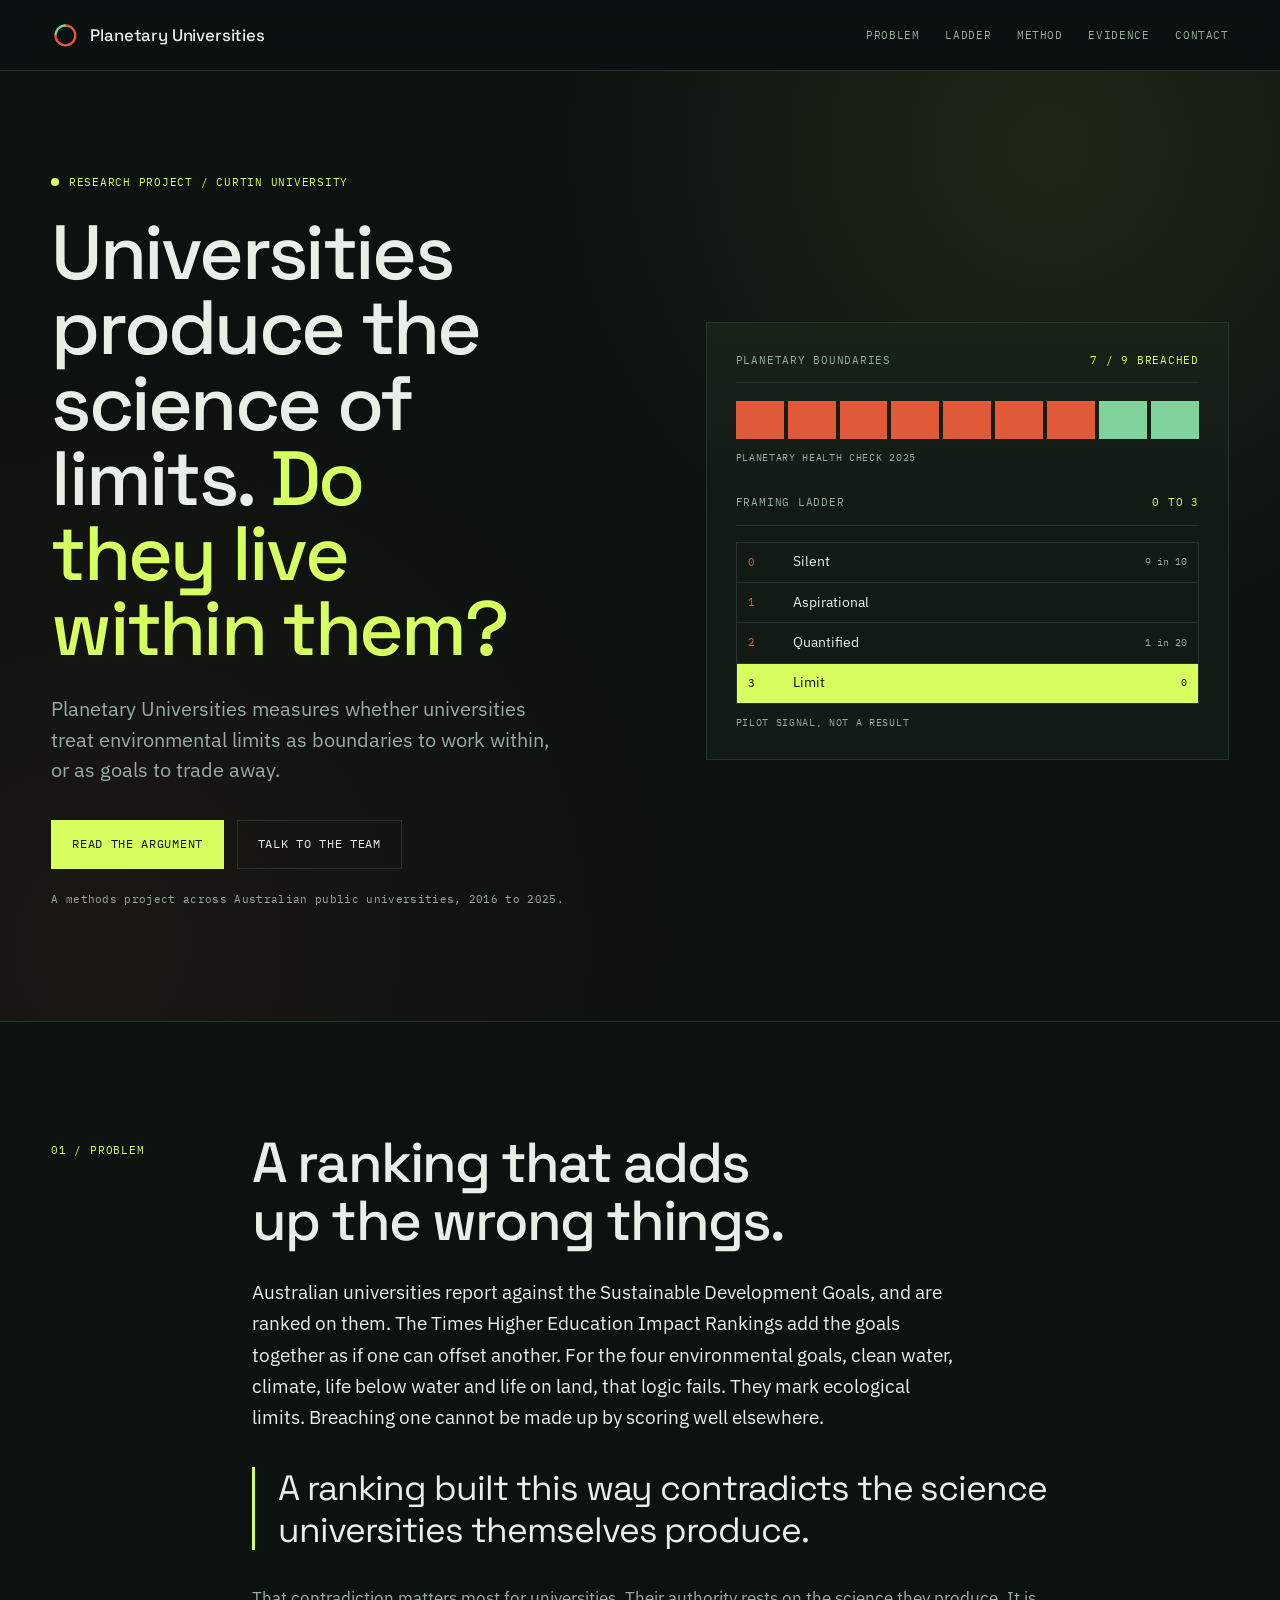
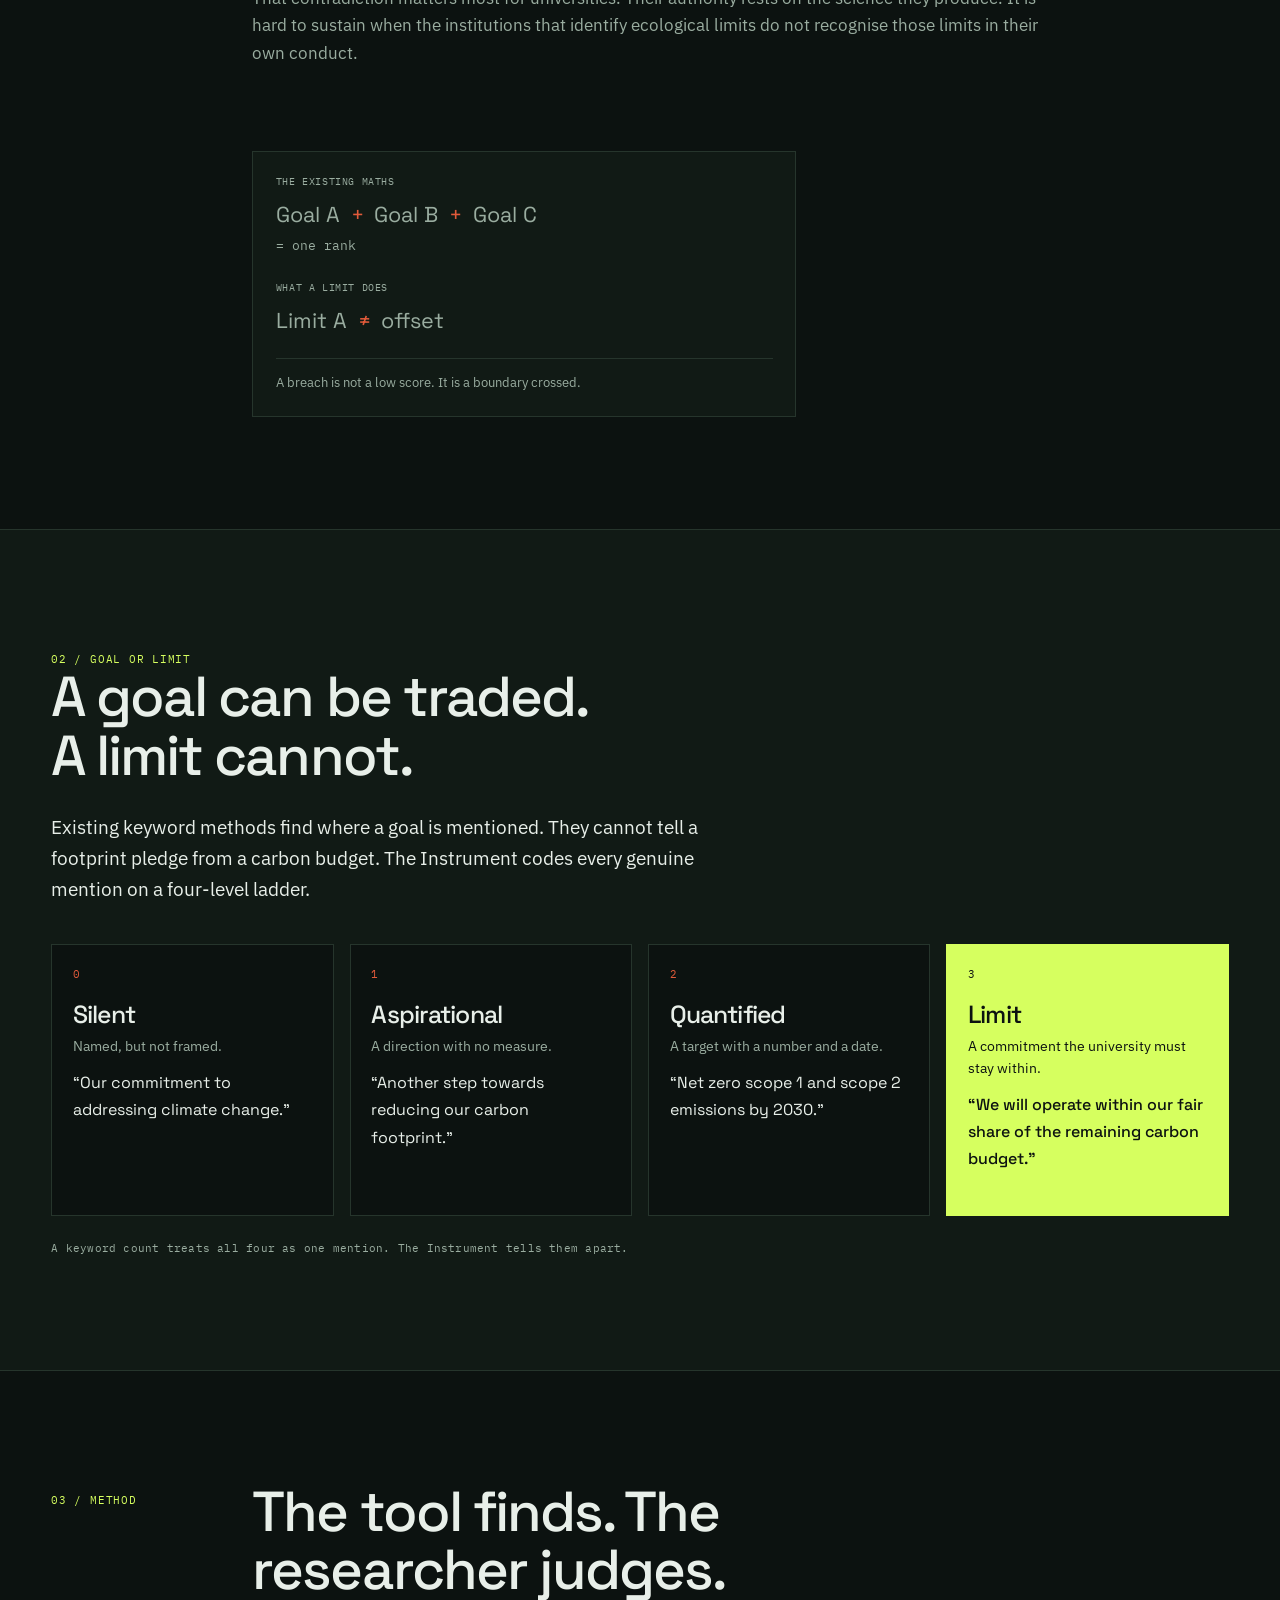
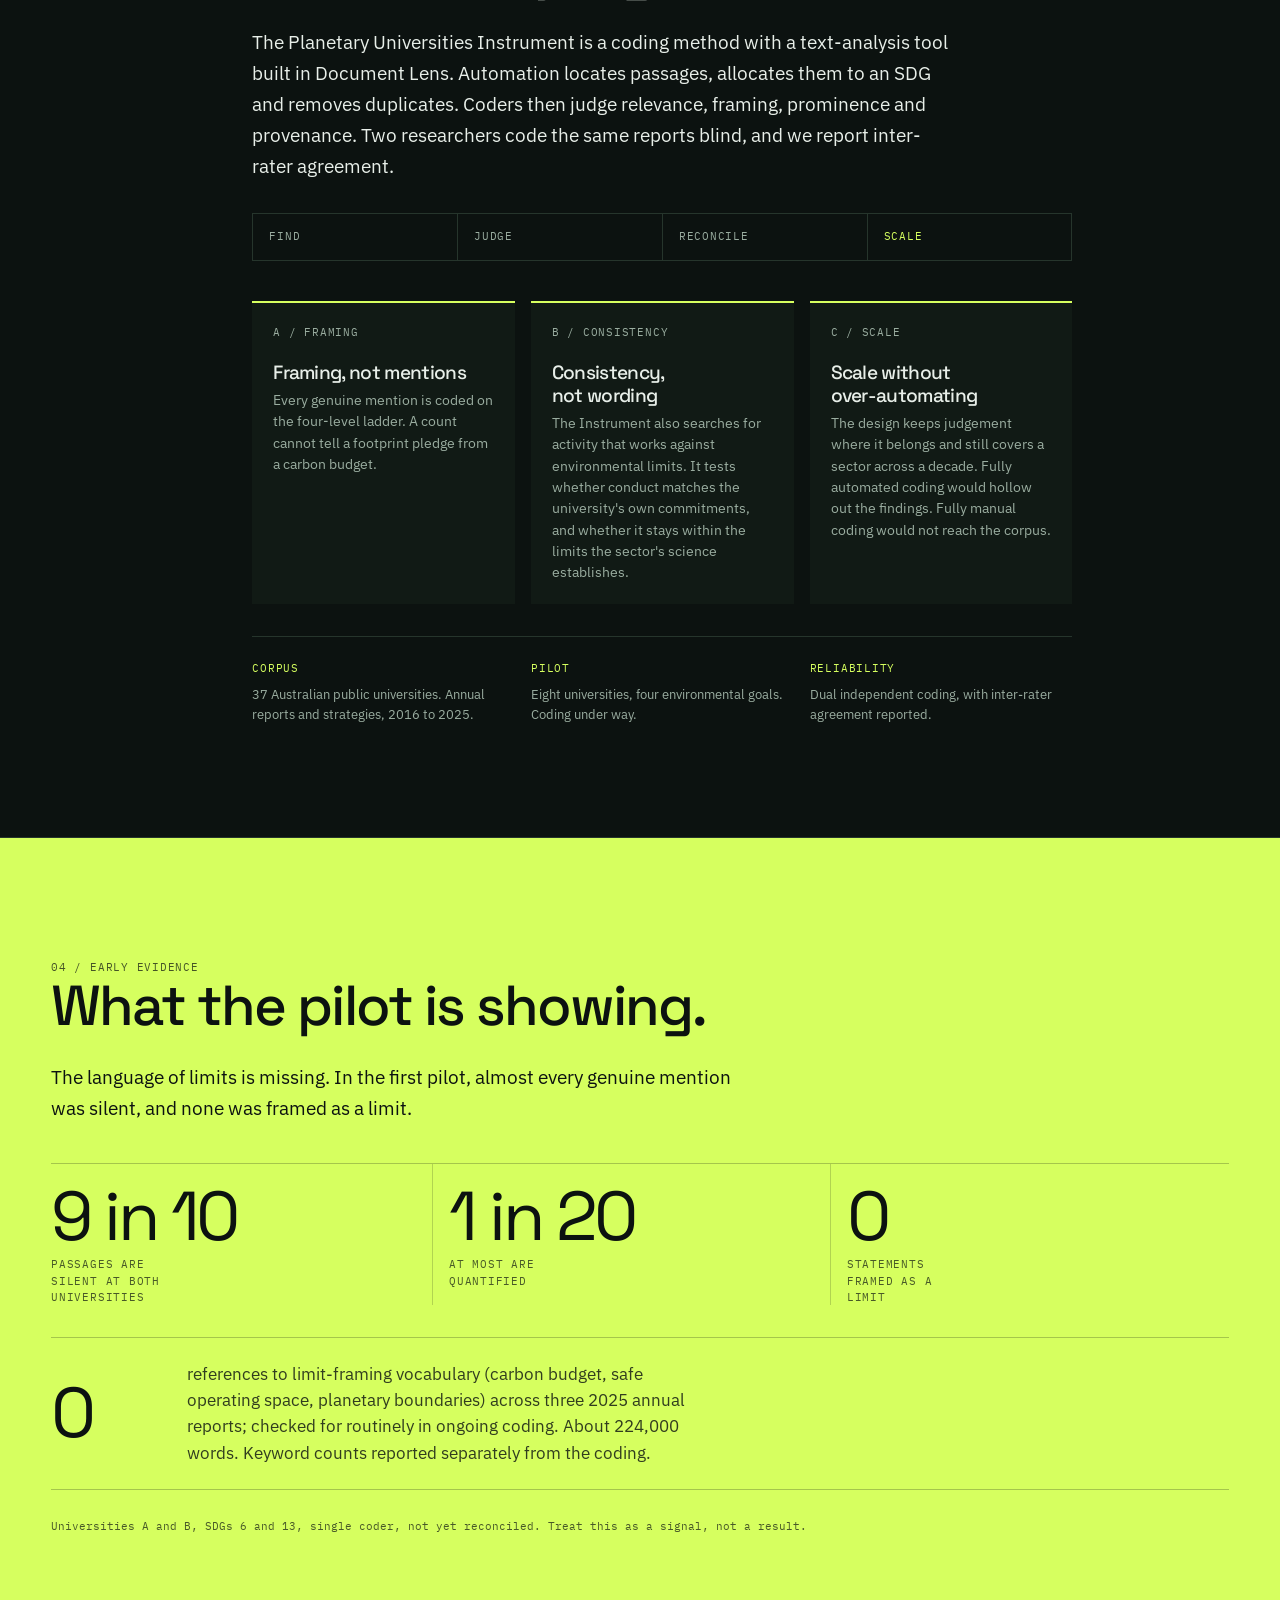
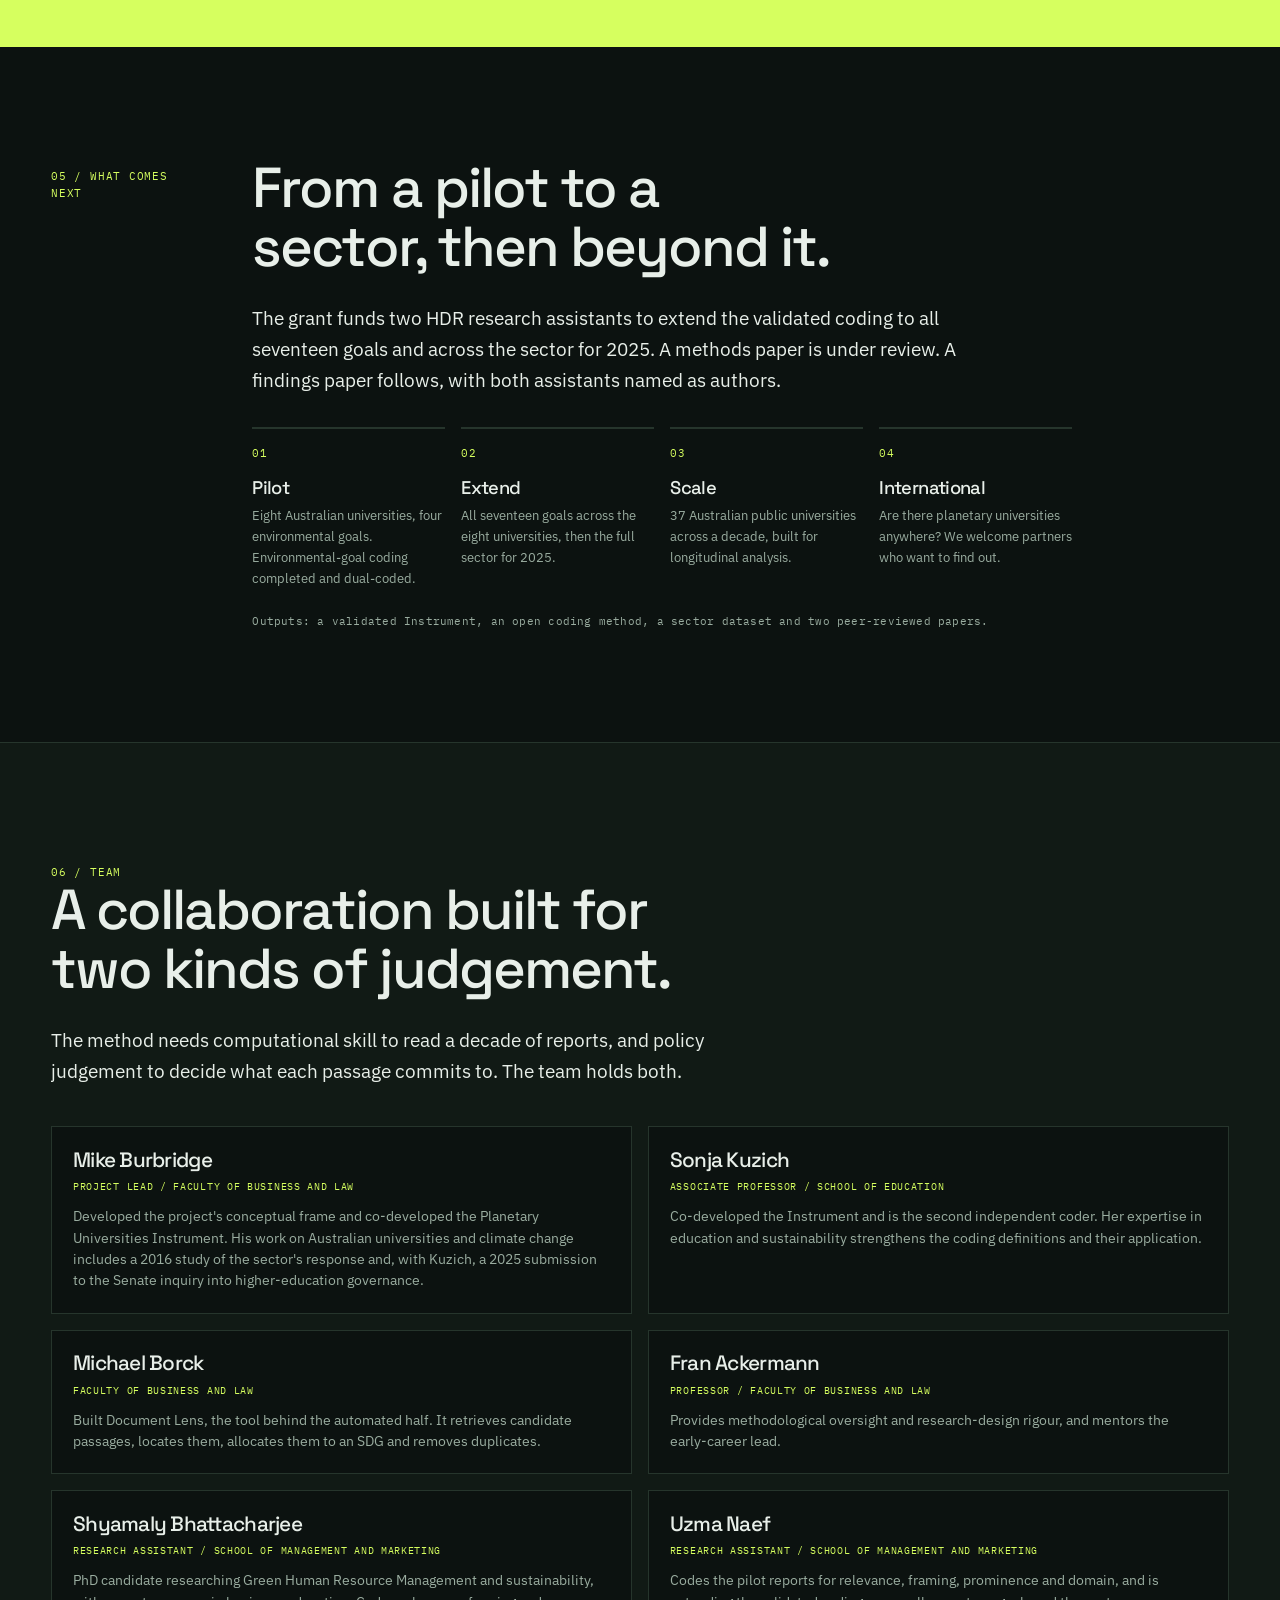
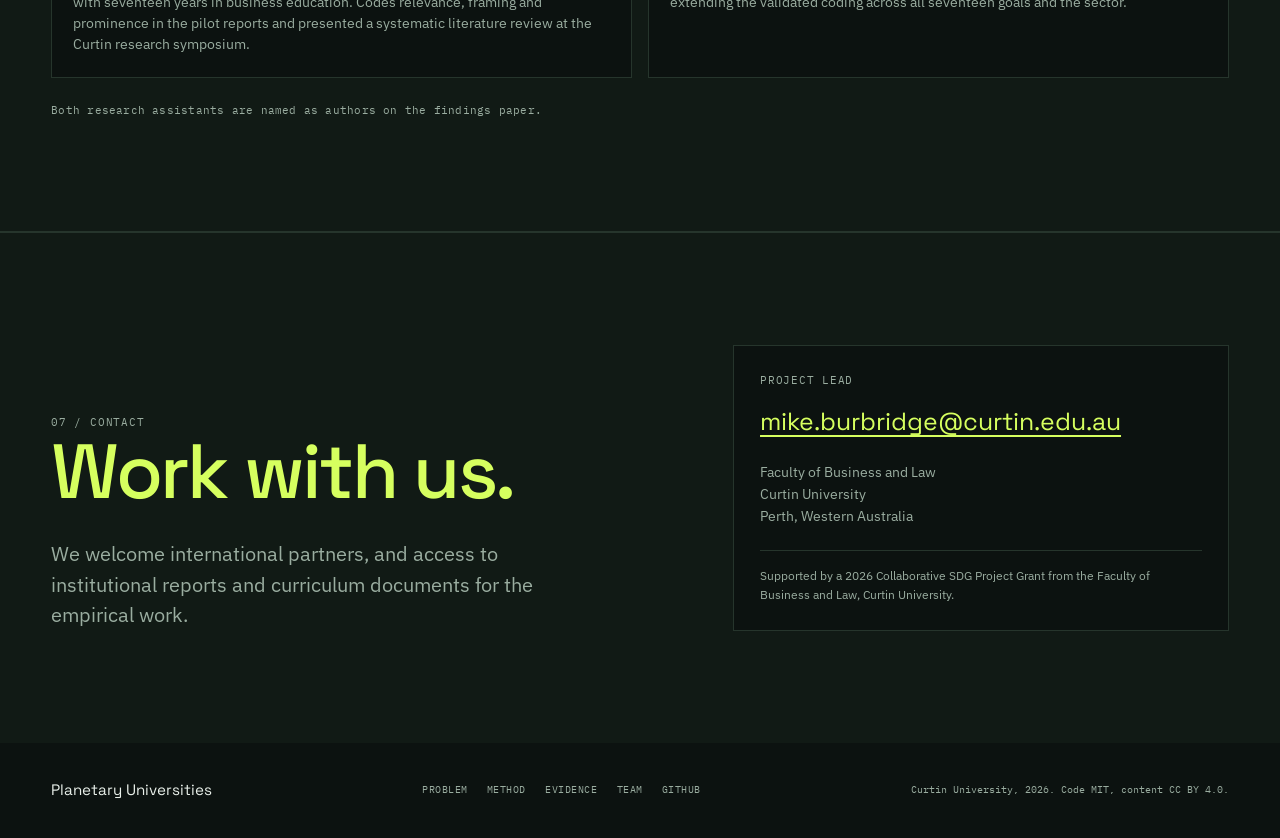
<file: index.html>
<!DOCTYPE html>
<html lang="en-AU">
<head>
  <meta charset="UTF-8">
  <meta name="viewport" content="width=device-width, initial-scale=1.0">
  <title>Planetary Universities | Do universities live within the limits they study?</title>
  <meta name="description" content="A research project measuring whether universities treat environmental limits as boundaries to work within, or as goals to trade away.">
  <link rel="canonical" href="https://planetary-universities.eduserver.au/">
  <meta property="og:type" content="website">
  <meta property="og:site_name" content="Planetary Universities">
  <meta property="og:title" content="Planetary Universities">
  <meta property="og:description" content="Universities produce the science of limits. Do they live within them?">
  <meta property="og:url" content="https://planetary-universities.eduserver.au/">
  <meta property="og:image" content="https://planetary-universities.eduserver.au/assets/og.png">
  <meta property="og:image:width" content="1200">
  <meta property="og:image:height" content="630">
  <meta property="og:image:alt" content="Planetary Universities. Universities produce the science of limits. Do they live within them?">
  <meta name="twitter:card" content="summary_large_image">
  <meta name="theme-color" content="#0c1210">
  <meta name="color-scheme" content="dark">
  <link rel="icon" href="assets/favicon.svg" type="image/svg+xml">
  <link rel="preconnect" href="https://fonts.googleapis.com">
  <link rel="preconnect" href="https://fonts.gstatic.com" crossorigin>
  <link rel="stylesheet" href="https://fonts.googleapis.com/css2?family=IBM+Plex+Mono:wght@400;500&amp;family=IBM+Plex+Sans:wght@300;400;500&amp;family=Space+Grotesk:wght@400;500;600&amp;display=swap">
  <link rel="stylesheet" href="styles.css">
</head>
<body>
  <a class="skip-link" href="#main">Skip to content</a>

  <header class="site-header">
    <div class="wrap header-inner">
      <a class="brand" href="./">
        <svg viewBox="0 0 32 32" aria-hidden="true">
          <g transform="rotate(-90 16 16)" fill="none" stroke-width="2.6" stroke-linecap="round">
            <circle cx="16" cy="16" r="11" stroke="#e05a3a" pathLength="9" stroke-dasharray="0.9 8.1" stroke-dashoffset="-0"/>
<circle cx="16" cy="16" r="11" stroke="#e05a3a" pathLength="9" stroke-dasharray="0.9 8.1" stroke-dashoffset="-1"/>
<circle cx="16" cy="16" r="11" stroke="#e05a3a" pathLength="9" stroke-dasharray="0.9 8.1" stroke-dashoffset="-2"/>
<circle cx="16" cy="16" r="11" stroke="#e05a3a" pathLength="9" stroke-dasharray="0.9 8.1" stroke-dashoffset="-3"/>
<circle cx="16" cy="16" r="11" stroke="#e05a3a" pathLength="9" stroke-dasharray="0.9 8.1" stroke-dashoffset="-4"/>
<circle cx="16" cy="16" r="11" stroke="#e05a3a" pathLength="9" stroke-dasharray="0.9 8.1" stroke-dashoffset="-5"/>
<circle cx="16" cy="16" r="11" stroke="#e05a3a" pathLength="9" stroke-dasharray="0.9 8.1" stroke-dashoffset="-6"/>
<circle cx="16" cy="16" r="11" stroke="#7fd39b" pathLength="9" stroke-dasharray="0.9 8.1" stroke-dashoffset="-7"/>
<circle cx="16" cy="16" r="11" stroke="#7fd39b" pathLength="9" stroke-dasharray="0.9 8.1" stroke-dashoffset="-8"/>
          </g>
        </svg>
        <span>Planetary Universities</span>
      </a>
      <nav aria-label="Primary">
        <a href="#problem">Problem</a>
        <a href="#distinction">Ladder</a>
        <a href="#instrument">Method</a>
        <a href="#evidence">Evidence</a>
        <a href="#contact">Contact</a>
      </nav>
    </div>
  </header>

  <main id="main">
    <section class="hero">
      <div class="wrap hero-grid">
        <div class="hero-copy">
          <p class="eyebrow"><span class="dot"></span> Research project / Curtin University</p>
          <h1>Universities produce the science of limits. <em>Do they live within them?</em></h1>
          <p class="lead">Planetary Universities measures whether universities treat environmental limits as boundaries to work within, or as goals to trade away.</p>
          <div class="hero-actions">
            <a class="btn" href="#problem">Read the argument</a>
            <a class="btn btn-ghost" href="#contact">Talk to the team</a>
          </div>
          <p class="hero-note">A methods project across Australian public universities, 2016 to 2025.</p>
        </div>

        <aside class="board" aria-label="Project dashboard">
          <div class="board-head">
            <span>Planetary boundaries</span>
            <span class="board-status">7 / 9 breached</span>
          </div>
          <div class="boundary-grid" aria-hidden="true">
            <span class="b b-red"></span>
            <span class="b b-red"></span>
            <span class="b b-red"></span>
            <span class="b b-red"></span>
            <span class="b b-red"></span>
            <span class="b b-red"></span>
            <span class="b b-red"></span>
            <span class="b b-green"></span>
            <span class="b b-green"></span>
          </div>
          <p class="board-source">Planetary Health Check 2025</p>

          <div class="board-head board-head-second">
            <span>Framing ladder</span>
            <span class="board-status">0 to 3</span>
          </div>
          <ul class="mini-ladder">
            <li><span>0</span><b>Silent</b><i>9 in 10</i></li>
            <li><span>1</span><b>Aspirational</b><i></i></li>
            <li><span>2</span><b>Quantified</b><i>1 in 20</i></li>
            <li class="mini-limit"><span>3</span><b>Limit</b><i>0</i></li>
          </ul>
          <p class="board-source">Pilot signal, not a result</p>
        </aside>
      </div>
    </section>

    <section class="section" id="problem">
      <div class="wrap section-grid">
        <p class="label">01 / Problem</p>
        <div>
          <h2>A ranking that adds up the wrong things.</h2>
          <p class="large">Australian universities report against the Sustainable Development Goals, and are ranked on them. The Times Higher Education Impact Rankings add the goals together as if one can offset another. For the four environmental goals, clean water, climate, life below water and life on land, that logic fails. They mark ecological limits. Breaching one cannot be made up by scoring well elsewhere.</p>
          <blockquote>A ranking built this way contradicts the science universities themselves produce.</blockquote>
          <p>That contradiction matters most for universities. Their authority rests on the science they produce. It is hard to sustain when the institutions that identify ecological limits do not recognise those limits in their own conduct.</p>
        </div>
        <aside class="formula" aria-label="The problem in one line">
          <p class="formula-label">The existing maths</p>
          <p class="formula-line">Goal A <span>+</span> Goal B <span>+</span> Goal C</p>
          <p class="formula-eq">= one rank</p>
          <p class="formula-label">What a limit does</p>
          <p class="formula-line formula-limit">Limit A <span>&ne;</span> offset</p>
          <p class="formula-note">A breach is not a low score. It is a boundary crossed.</p>
        </aside>
      </div>
    </section>

    <section class="section section-line" id="distinction">
      <div class="wrap">
        <div class="section-head">
          <p class="label">02 / Goal or limit</p>
          <h2>A goal can be traded. A limit cannot.</h2>
          <p class="large">Existing keyword methods find where a goal is mentioned. They cannot tell a footprint pledge from a carbon budget. The Instrument codes every genuine mention on a four-level ladder.</p>
        </div>

        <ol class="ladder">
          <li>
            <span class="ladder-num">0</span>
            <div>
              <h3>Silent</h3>
              <p>Named, but not framed.</p>
              <q>Our commitment to addressing climate change.</q>
            </div>
          </li>
          <li>
            <span class="ladder-num">1</span>
            <div>
              <h3>Aspirational</h3>
              <p>A direction with no measure.</p>
              <q>Another step towards reducing our carbon footprint.</q>
            </div>
          </li>
          <li>
            <span class="ladder-num">2</span>
            <div>
              <h3>Quantified</h3>
              <p>A target with a number and a date.</p>
              <q>Net zero scope 1 and scope 2 emissions by 2030.</q>
            </div>
          </li>
          <li class="ladder-limit">
            <span class="ladder-num">3</span>
            <div>
              <h3>Limit</h3>
              <p>A commitment the university must stay within.</p>
              <q>We will operate within our fair share of the remaining carbon budget.</q>
            </div>
          </li>
        </ol>
        <p class="note">A keyword count treats all four as one mention. The Instrument tells them apart.</p>
      </div>
    </section>

    <section class="section" id="instrument">
      <div class="wrap section-grid">
        <p class="label">03 / Method</p>
        <div>
          <h2>The tool finds. The researcher judges.</h2>
          <p class="large">The Planetary Universities Instrument is a coding method with a text-analysis tool built in Document Lens. Automation locates passages, allocates them to an SDG and removes duplicates. Coders then judge relevance, framing, prominence and provenance. Two researchers code the same reports blind, and we report inter-rater agreement.</p>

          <div class="process" aria-label="Pipeline">
            <span>Find</span>
            <span>Judge</span>
            <span>Reconcile</span>
            <span>Scale</span>
          </div>

          <div class="cards">
            <article>
              <p class="card-tag">A / Framing</p>
              <h3>Framing, not mentions</h3>
              <p>Every genuine mention is coded on the four-level ladder. A count cannot tell a footprint pledge from a carbon budget.</p>
            </article>
            <article>
              <p class="card-tag">B / Consistency</p>
              <h3>Consistency, not wording</h3>
              <p>The Instrument also searches for activity that works against environmental limits. It tests whether conduct matches the university's own commitments, and whether it stays within the limits the sector's science establishes.</p>
            </article>
            <article>
              <p class="card-tag">C / Scale</p>
              <h3>Scale without over-automating</h3>
              <p>The design keeps judgement where it belongs and still covers a sector across a decade. Fully automated coding would hollow out the findings. Fully manual coding would not reach the corpus.</p>
            </article>
          </div>

          <dl class="facts">
            <div><dt>Corpus</dt><dd>37 Australian public universities. Annual reports and strategies, 2016 to 2025.</dd></div>
            <div><dt>Pilot</dt><dd>Eight universities, four environmental goals. Coding under way.</dd></div>
            <div><dt>Reliability</dt><dd>Dual independent coding, with inter-rater agreement reported.</dd></div>
          </dl>
        </div>
      </div>
    </section>

    <section class="section evidence" id="evidence">
      <div class="wrap">
        <div class="section-head">
          <p class="label">04 / Early evidence</p>
          <h2>What the pilot is showing.</h2>
          <p class="large">The language of limits is missing. In the first pilot, almost every genuine mention was silent, and none was framed as a limit.</p>
        </div>

        <div class="stats">
          <div>
            <p class="stat-num">9 in 10</p>
            <p class="stat-label">passages are silent at both universities</p>
          </div>
          <div>
            <p class="stat-num">1 in 20</p>
            <p class="stat-label">at most are quantified</p>
          </div>
          <div>
            <p class="stat-num">0</p>
            <p class="stat-label">statements framed as a limit</p>
          </div>
        </div>

        <div class="finding">
          <p class="finding-num">0</p>
          <p>references to limit-framing vocabulary (carbon budget, safe operating space, planetary boundaries) across three 2025 annual reports; checked for routinely in ongoing coding. About 224,000 words. Keyword counts reported separately from the coding.</p>
        </div>
        <p class="caveat">Universities A and B, SDGs 6 and 13, single coder, not yet reconciled. Treat this as a signal, not a result.</p>
      </div>
    </section>

    <section class="section" id="next">
      <div class="wrap section-grid">
        <p class="label">05 / What comes next</p>
        <div>
          <h2>From a pilot to a sector, then beyond it.</h2>
          <p class="large">The grant funds two HDR research assistants to extend the validated coding to all seventeen goals and across the sector for 2025. A methods paper is under review. A findings paper follows, with both assistants named as authors.</p>

          <ol class="roadmap">
            <li><span>01</span><h3>Pilot</h3><p>Eight Australian universities, four environmental goals. Environmental-goal coding completed and dual-coded.</p></li>
            <li><span>02</span><h3>Extend</h3><p>All seventeen goals across the eight universities, then the full sector for 2025.</p></li>
            <li><span>03</span><h3>Scale</h3><p>37 Australian public universities across a decade, built for longitudinal analysis.</p></li>
            <li><span>04</span><h3>International</h3><p>Are there planetary universities anywhere? We welcome partners who want to find out.</p></li>
          </ol>
          <p class="note">Outputs: a validated Instrument, an open coding method, a sector dataset and two peer-reviewed papers.</p>
        </div>
      </div>
    </section>

    <section class="section section-line" id="team">
      <div class="wrap">
        <div class="section-head">
          <p class="label">06 / Team</p>
          <h2>A collaboration built for two kinds of judgement.</h2>
          <p class="large">The method needs computational skill to read a decade of reports, and policy judgement to decide what each passage commits to. The team holds both.</p>
        </div>
        <ul class="team">
          <li>
            <h3>Mike Burbridge</h3>
            <p class="role">Project lead / Faculty of Business and Law</p>
            <p>Developed the project's conceptual frame and co-developed the Planetary Universities Instrument. His work on Australian universities and climate change includes a 2016 study of the sector's response and, with Kuzich, a 2025 submission to the Senate inquiry into higher-education governance.</p>
          </li>
          <li>
            <h3>Sonja Kuzich</h3>
            <p class="role">Associate professor / School of Education</p>
            <p>Co-developed the Instrument and is the second independent coder. Her expertise in education and sustainability strengthens the coding definitions and their application.</p>
          </li>
          <li>
            <h3>Michael Borck</h3>
            <p class="role">Faculty of Business and Law</p>
            <p>Built Document Lens, the tool behind the automated half. It retrieves candidate passages, locates them, allocates them to an SDG and removes duplicates.</p>
          </li>
          <li>
            <h3>Fran Ackermann</h3>
            <p class="role">Professor / Faculty of Business and Law</p>
            <p>Provides methodological oversight and research-design rigour, and mentors the early-career lead.</p>
          </li>
          <li>
            <h3>Shyamaly Bhattacharjee</h3>
            <p class="role">Research assistant / School of Management and Marketing</p>
            <p>PhD candidate researching Green Human Resource Management and sustainability, with seventeen years in business education. Codes relevance, framing and prominence in the pilot reports and presented a systematic literature review at the Curtin research symposium.</p>
          </li>
          <li>
            <h3>Uzma Naef</h3>
            <p class="role">Research assistant / School of Management and Marketing</p>
            <p>Codes the pilot reports for relevance, framing, prominence and domain, and is extending the validated coding across all seventeen goals and the sector.</p>
          </li>
        </ul>
        <p class="note">Both research assistants are named as authors on the findings paper.</p>
      </div>
    </section>

    <section class="contact" id="contact">
      <div class="wrap contact-grid">
        <div>
          <p class="label">07 / Contact</p>
          <h2>Work with us.</h2>
          <p class="lead">We welcome international partners, and access to institutional reports and curriculum documents for the empirical work.</p>
        </div>
        <div class="contact-card">
          <p class="contact-label">Project lead</p>
          <a class="contact-email" href="mailto:mike.burbridge@curtin.edu.au">mike.burbridge@curtin.edu.au</a>
          <p class="contact-meta">Faculty of Business and Law<br>Curtin University<br>Perth, Western Australia</p>
          <p class="contact-funder">Supported by a 2026 Collaborative SDG Project Grant from the Faculty of Business and Law, Curtin University.</p>
        </div>
      </div>
    </section>
  </main>

  <footer class="site-footer">
    <div class="wrap footer-inner">
      <p class="footer-brand">Planetary Universities</p>
      <nav aria-label="Footer">
        <a href="#problem">Problem</a>
        <a href="#instrument">Method</a>
        <a href="#evidence">Evidence</a>
        <a href="#team">Team</a>
        <a href="https://github.com/michael-borck/planetary-universities">GitHub</a>
      </nav>
      <p class="footer-meta">Curtin University, 2026. Code MIT, content CC BY 4.0.</p>
    </div>
  </footer>
</body>
</html>
</file>
<file: styles.css>
:root {
  --bg: #0c1210;
  --bg-2: #111a15;
  --ink: #e8efe9;
  --soft: #9aada0;
  --line: #26352c;
  --accent: #d6ff5f;
  --red: #e05a3a;
  --green: #7fd39b;
  --display: "Space Grotesk", system-ui, sans-serif;
  --sans: "IBM Plex Sans", system-ui, sans-serif;
  --mono: "IBM Plex Mono", ui-monospace, monospace;
  --wrap: 1240px;
  --gutter: clamp(1.2rem, 4vw, 3.5rem);
}

*,
*::before,
*::after {
  box-sizing: border-box;
}

html {
  scroll-behavior: smooth;
}

body {
  margin: 0;
  background: var(--bg);
  color: var(--ink);
  font-family: var(--sans);
  font-size: 1.0625rem;
  line-height: 1.6;
  -webkit-font-smoothing: antialiased;
}

img,
svg {
  max-width: 100%;
  display: block;
}

a {
  color: inherit;
  text-underline-offset: 0.2em;
}

a:hover {
  color: var(--accent);
}

:focus-visible {
  outline: 2px solid var(--accent);
  outline-offset: 3px;
}

.skip-link {
  position: absolute;
  left: -9999px;
  top: 0;
  background: var(--accent);
  color: var(--bg);
  padding: 0.75rem 1rem;
  z-index: 100;
}

.skip-link:focus {
  left: 1rem;
  top: 1rem;
}

.wrap {
  width: min(var(--wrap), 100% - (var(--gutter) * 2));
  margin-inline: auto;
}

.site-header {
  position: sticky;
  top: 0;
  z-index: 50;
  background: rgba(12, 18, 16, 0.88);
  backdrop-filter: blur(14px);
  border-bottom: 1px solid var(--line);
}

.header-inner {
  min-height: 4.4rem;
  display: flex;
  align-items: center;
  justify-content: space-between;
  gap: 2rem;
}

.brand {
  display: inline-flex;
  align-items: center;
  gap: 0.65rem;
  font-family: var(--display);
  font-size: 1.05rem;
  font-weight: 500;
  letter-spacing: -0.01em;
  text-decoration: none;
  white-space: nowrap;
}

.brand svg {
  width: 1.8rem;
  height: 1.8rem;
}

.header-inner nav {
  display: flex;
  gap: clamp(1rem, 2vw, 1.8rem);
  font-family: var(--mono);
  font-size: 0.68rem;
  letter-spacing: 0.06em;
  text-transform: uppercase;
}

.header-inner nav a {
  color: var(--soft);
  text-decoration: none;
}

.header-inner nav a:hover {
  color: var(--accent);
}

.hero {
  padding: clamp(3.5rem, 8vw, 7rem) 0 clamp(4rem, 9vw, 7rem);
  border-bottom: 1px solid var(--line);
  background:
    radial-gradient(circle at 82% 8%, rgba(214, 255, 95, 0.09), transparent 38%),
    radial-gradient(circle at 8% 92%, rgba(224, 90, 58, 0.07), transparent 40%);
}

.hero-grid {
  display: grid;
  grid-template-columns: minmax(0, 1.05fr) minmax(300px, 0.95fr);
  gap: clamp(2rem, 6vw, 5rem);
  align-items: center;
}

.eyebrow,
.label,
.card-tag,
.contact-label,
.role,
.stat-label,
.facts dt,
.board-head,
.board-source,
.mini-ladder span,
.process span,
.roadmap span {
  font-family: var(--mono);
  font-size: 0.68rem;
  letter-spacing: 0.07em;
  text-transform: uppercase;
}

.eyebrow {
  display: flex;
  align-items: center;
  gap: 0.6rem;
  margin: 0 0 1.5rem;
  color: var(--accent);
}

.dot {
  width: 0.5rem;
  height: 0.5rem;
  background: var(--accent);
  border-radius: 50%;
}

h1,
h2,
h3 {
  font-family: var(--display);
  font-weight: 500;
  letter-spacing: -0.035em;
  text-wrap: balance;
}

h1 {
  margin: 0;
  font-size: clamp(2.8rem, 6vw, 5.4rem);
  line-height: 0.98;
}

h1 em {
  font-style: normal;
  color: var(--accent);
}

h2 {
  margin: 0 0 1.6rem;
  font-size: clamp(2.1rem, 4.4vw, 3.7rem);
  line-height: 1.04;
}

h3 {
  margin: 0 0 0.4rem;
  font-size: 1.3rem;
  line-height: 1.2;
}

.lead {
  margin: 1.7rem 0 0;
  max-width: 42ch;
  font-size: clamp(1.1rem, 1.6vw, 1.28rem);
  line-height: 1.5;
  color: var(--soft);
}

.hero-actions {
  display: flex;
  flex-wrap: wrap;
  gap: 0.8rem;
  margin-top: 2.1rem;
}

.btn {
  display: inline-flex;
  padding: 0.9rem 1.25rem;
  background: var(--accent);
  color: var(--bg);
  border: 1px solid var(--accent);
  font-family: var(--mono);
  font-size: 0.72rem;
  letter-spacing: 0.06em;
  text-transform: uppercase;
  text-decoration: none;
}

.btn:hover {
  background: transparent;
  color: var(--accent);
}

.btn-ghost {
  background: transparent;
  color: var(--ink);
  border-color: var(--line);
}

.btn-ghost:hover {
  border-color: var(--accent);
  color: var(--accent);
}

.hero-note {
  margin: 1.4rem 0 0;
  font-family: var(--mono);
  font-size: 0.68rem;
  letter-spacing: 0.03em;
  color: var(--soft);
}

.board {
  border: 1px solid var(--line);
  background: linear-gradient(180deg, rgba(214, 255, 95, 0.04), transparent 40%), var(--bg-2);
  padding: clamp(1.2rem, 2.5vw, 1.8rem);
}

.board-head {
  display: flex;
  justify-content: space-between;
  gap: 1rem;
  padding-bottom: 0.8rem;
  color: var(--soft);
  border-bottom: 1px solid var(--line);
}

.board-status {
  color: var(--accent);
}

.board-head-second {
  margin-top: 1.8rem;
}

.boundary-grid {
  display: grid;
  grid-template-columns: repeat(9, 1fr);
  gap: 4px;
  margin: 1.1rem 0 0.7rem;
}

.b {
  height: 2.4rem;
  background: var(--line);
}

.b-red {
  background: var(--red);
}

.b-green {
  background: var(--green);
}

.board-source {
  margin: 0;
  color: var(--soft);
  font-size: 0.6rem;
}

.mini-ladder {
  list-style: none;
  margin: 1rem 0 0.7rem;
  padding: 0;
  display: grid;
  gap: 1px;
  background: var(--line);
  border: 1px solid var(--line);
}

.mini-ladder li {
  display: grid;
  grid-template-columns: 2rem minmax(0, 1fr) auto;
  gap: 0.8rem;
  align-items: center;
  padding: 0.55rem 0.7rem;
  background: var(--bg-2);
}

.mini-ladder span {
  color: var(--red);
}

.mini-ladder b {
  font-weight: 400;
  font-size: 0.85rem;
}

.mini-ladder i {
  font-style: normal;
  font-family: var(--mono);
  font-size: 0.62rem;
  color: var(--soft);
}

.mini-limit {
  background: var(--accent) !important;
  color: var(--bg);
}

.mini-limit span,
.mini-limit i {
  color: var(--bg);
}

.section {
  padding: clamp(4rem, 9vw, 7rem) 0;
  border-bottom: 1px solid var(--line);
}

.section-line {
  background: var(--bg-2);
}

.section-grid {
  display: grid;
  grid-template-columns: 150px minmax(0, 1fr);
  gap: clamp(1.5rem, 4vw, 4rem);
  align-items: start;
}

.label {
  margin: 0.55rem 0 0;
  color: var(--soft);
  position: sticky;
  top: 6rem;
}

.section-grid > .label,
.section-head > .label {
  color: var(--accent);
}

.section-grid > div,
.section-head {
  max-width: 82ch;
}

.section-grid p,
.section-head p {
  color: var(--soft);
}

.section-grid .large,
.section-head .large {
  color: var(--ink);
  font-size: clamp(1.08rem, 1.5vw, 1.22rem);
  line-height: 1.62;
  max-width: 64ch;
}

blockquote {
  margin: 2.2rem 0;
  padding-left: 1.4rem;
  border-left: 3px solid var(--accent);
  font-family: var(--display);
  font-size: clamp(1.45rem, 3vw, 2.2rem);
  line-height: 1.18;
  letter-spacing: -0.03em;
  color: var(--ink);
}

.formula {
  grid-column: 2;
  max-width: 34rem;
  margin-top: 1rem;
  padding: 1.4rem;
  border: 1px solid var(--line);
  background: var(--bg-2);
}

.formula-label {
  margin: 0 0 0.5rem;
  font-family: var(--mono);
  font-size: 0.62rem;
  letter-spacing: 0.06em;
  text-transform: uppercase;
  color: var(--soft);
}

.formula-line {
  margin: 0;
  font-family: var(--display);
  font-size: 1.35rem;
}

.formula-line span {
  color: var(--red);
  padding: 0 0.3rem;
}

.formula-eq {
  margin: 0.2rem 0 1.5rem;
  font-family: var(--mono);
  font-size: 0.8rem;
  color: var(--soft);
}

.formula-limit {
  color: var(--accent);
}

.formula-note {
  margin: 1.2rem 0 0;
  padding-top: 0.9rem;
  border-top: 1px solid var(--line);
  font-size: 0.8rem;
  color: var(--soft);
}

.section-head {
  max-width: 82ch;
  margin-bottom: 2.5rem;
}

.ladder {
  list-style: none;
  margin: 0;
  padding: 0;
  display: grid;
  grid-template-columns: repeat(4, minmax(0, 1fr));
  gap: 1rem;
}

.ladder li {
  display: flex;
  flex-direction: column;
  gap: 1rem;
  padding: 1.3rem;
  border: 1px solid var(--line);
  background: var(--bg);
  min-height: 17rem;
}

.ladder-num {
  font-family: var(--mono);
  font-size: 0.7rem;
  color: var(--red);
}

.ladder h3 {
  font-size: 1.55rem;
}

.ladder p {
  margin: 0 0 0.7rem;
  font-size: 0.85rem;
  color: var(--soft);
}

.ladder q {
  margin-top: auto;
  font-family: var(--display);
  font-size: 1rem;
  line-height: 1.35;
  color: var(--ink);
}

.ladder li.ladder-limit {
  background: var(--accent);
  border-color: var(--accent);
  color: var(--bg);
}

.ladder li.ladder-limit .ladder-num,
.ladder li.ladder-limit p,
.ladder li.ladder-limit q {
  color: var(--bg);
}

.ladder li.ladder-limit q {
  font-weight: 500;
}

.note {
  margin: 1.5rem 0 0;
  font-family: var(--mono);
  font-size: 0.68rem;
  line-height: 1.6;
  letter-spacing: 0.02em;
  color: var(--soft);
}

.process {
  display: flex;
  flex-wrap: wrap;
  gap: 0;
  margin: 2rem 0 2.5rem;
  border: 1px solid var(--line);
}

.process span {
  flex: 1;
  min-width: 7rem;
  padding: 0.9rem 1rem;
  color: var(--soft);
  border-right: 1px solid var(--line);
}

.process span:last-child {
  border-right: 0;
  color: var(--accent);
}

.cards {
  display: grid;
  grid-template-columns: repeat(3, minmax(0, 1fr));
  gap: 1rem;
}

.cards article {
  padding: 1.3rem;
  border-top: 2px solid var(--accent);
  background: var(--bg-2);
}

.card-tag {
  margin: 0 0 1.2rem;
  color: var(--accent);
}

.cards h3 {
  font-size: 1.2rem;
}

.cards p:last-child {
  margin: 0;
  font-size: 0.86rem;
  line-height: 1.55;
  color: var(--soft);
}

.facts {
  display: grid;
  grid-template-columns: repeat(3, minmax(0, 1fr));
  gap: 1rem;
  margin: 2rem 0 0;
  padding-top: 1.4rem;
  border-top: 1px solid var(--line);
}

.facts dt {
  color: var(--accent);
  margin-bottom: 0.4rem;
}

.facts dd {
  margin: 0;
  font-size: 0.84rem;
  line-height: 1.55;
  color: var(--soft);
}

.evidence {
  background: var(--accent);
  color: var(--bg);
  border-bottom: 0;
}

.evidence .label,
.evidence .section-head p {
  color: rgba(12, 18, 16, 0.72);
}

.evidence .section-head .large {
  color: var(--bg);
}

.evidence h2 {
  color: var(--bg);
}

.stats {
  display: grid;
  grid-template-columns: repeat(3, minmax(0, 1fr));
  gap: 1rem;
  margin: 2.5rem 0 2rem;
  border-top: 1px solid rgba(12, 18, 16, 0.24);
}

.stats > div {
  padding-top: 1.3rem;
  border-right: 1px solid rgba(12, 18, 16, 0.18);
}

.stats > div:last-child {
  border-right: 0;
}

.stat-num {
  margin: 0 0 0.6rem;
  font-family: var(--display);
  font-size: clamp(2.8rem, 5.4vw, 4.6rem);
  line-height: 0.9;
  letter-spacing: -0.05em;
}

.stat-label {
  margin: 0;
  max-width: 17ch;
  line-height: 1.5;
  color: rgba(12, 18, 16, 0.7);
}

.finding {
  display: grid;
  grid-template-columns: 7rem minmax(0, 1fr);
  gap: 1.5rem;
  align-items: center;
  padding: 1.4rem 0;
  border-top: 1px solid rgba(12, 18, 16, 0.24);
  border-bottom: 1px solid rgba(12, 18, 16, 0.24);
}

.finding-num {
  margin: 0;
  font-family: var(--display);
  font-size: 4.4rem;
  line-height: 0.85;
}

.finding p:last-child {
  margin: 0;
  max-width: 52ch;
  line-height: 1.55;
  color: rgba(12, 18, 16, 0.82);
}

.caveat {
  margin: 1.8rem 0 0;
  font-family: var(--mono);
  font-size: 0.66rem;
  line-height: 1.6;
  color: rgba(12, 18, 16, 0.7);
}

.roadmap {
  list-style: none;
  margin: 2rem 0 1.5rem;
  padding: 0;
  display: grid;
  grid-template-columns: repeat(4, minmax(0, 1fr));
  gap: 1rem;
}

.roadmap li {
  padding-top: 1rem;
  border-top: 2px solid var(--line);
}

.roadmap span {
  display: block;
  margin-bottom: 0.9rem;
  color: var(--accent);
}

.roadmap h3 {
  font-size: 1.15rem;
}

.roadmap p {
  margin: 0;
  font-size: 0.84rem;
  line-height: 1.55;
  color: var(--soft);
}

.team {
  list-style: none;
  margin: 0;
  padding: 0;
  display: grid;
  grid-template-columns: repeat(2, minmax(0, 1fr));
  gap: 1rem;
}

.team li {
  padding: 1.3rem;
  border: 1px solid var(--line);
  background: var(--bg);
}

.team .role {
  margin: 0 0 0.7rem;
  color: var(--accent);
  font-size: 0.62rem;
}

.team p:last-child {
  margin: 0;
  font-size: 0.86rem;
  line-height: 1.55;
  color: var(--soft);
}

.contact {
  padding: clamp(4rem, 9vw, 7rem) 0;
  background: var(--bg-2);
  border-top: 1px solid var(--line);
}

.contact-grid {
  display: grid;
  grid-template-columns: minmax(0, 1.1fr) minmax(280px, 0.9fr);
  gap: clamp(2rem, 6vw, 5rem);
  align-items: end;
}

.contact h2 {
  font-size: clamp(2.6rem, 6vw, 5rem);
  color: var(--accent);
  margin-bottom: 1.3rem;
}

.contact .lead {
  color: var(--soft);
}

.contact-card {
  padding: 1.6rem;
  border: 1px solid var(--line);
  background: var(--bg);
}

.contact-label {
  margin: 0 0 0.8rem;
  color: var(--soft);
}

.contact-email {
  display: inline-block;
  margin-bottom: 1.3rem;
  font-family: var(--display);
  font-size: clamp(1.1rem, 2.3vw, 1.55rem);
  color: var(--accent);
  text-decoration-color: var(--accent);
}

.contact-meta {
  margin: 0 0 1.4rem;
  font-size: 0.85rem;
  line-height: 1.6;
  color: var(--soft);
}

.contact-funder {
  margin: 0;
  padding-top: 1rem;
  border-top: 1px solid var(--line);
  font-size: 0.76rem;
  line-height: 1.55;
  color: var(--soft);
}

.site-footer {
  padding: 2.2rem 0;
  background: var(--bg);
}

.footer-inner {
  display: flex;
  flex-wrap: wrap;
  align-items: center;
  justify-content: space-between;
  gap: 1rem 2rem;
}

.footer-brand {
  margin: 0;
  font-family: var(--display);
  font-size: 0.95rem;
}

.footer-inner nav {
  display: flex;
  flex-wrap: wrap;
  gap: 1.2rem;
  font-family: var(--mono);
  font-size: 0.64rem;
  letter-spacing: 0.05em;
  text-transform: uppercase;
}

.footer-inner nav a {
  color: var(--soft);
  text-decoration: none;
}

.footer-inner nav a:hover {
  color: var(--accent);
}

.footer-meta {
  margin: 0;
  font-family: var(--mono);
  font-size: 0.62rem;
  color: var(--soft);
}

@media (max-width: 1040px) {
  .hero-grid,
  .contact-grid {
    grid-template-columns: 1fr;
  }

  .board {
    max-width: 32rem;
  }

  .section-grid {
    grid-template-columns: 1fr;
    gap: 1rem;
  }

  .label {
    position: static;
  }

  .formula {
    grid-column: 1;
  }

  .ladder,
  .cards,
  .roadmap,
  .stats {
    grid-template-columns: repeat(2, minmax(0, 1fr));
  }

  .stats > div {
    border-right: 0;
  }

  .header-inner nav {
    display: none;
  }
}

@media (max-width: 640px) {
  body {
    font-size: 1rem;
  }

  .ladder,
  .cards,
  .roadmap,
  .team,
  .stats,
  .facts {
    grid-template-columns: 1fr;
  }

  .ladder li {
    min-height: 0;
  }

  .finding {
    grid-template-columns: 1fr;
    gap: 0.4rem;
  }

  .process span {
    flex-basis: 50%;
    border-bottom: 1px solid var(--line);
  }

  .footer-inner {
    align-items: flex-start;
    flex-direction: column;
  }
}

@media (prefers-reduced-motion: reduce) {
  html {
    scroll-behavior: auto;
  }
}
</file>
